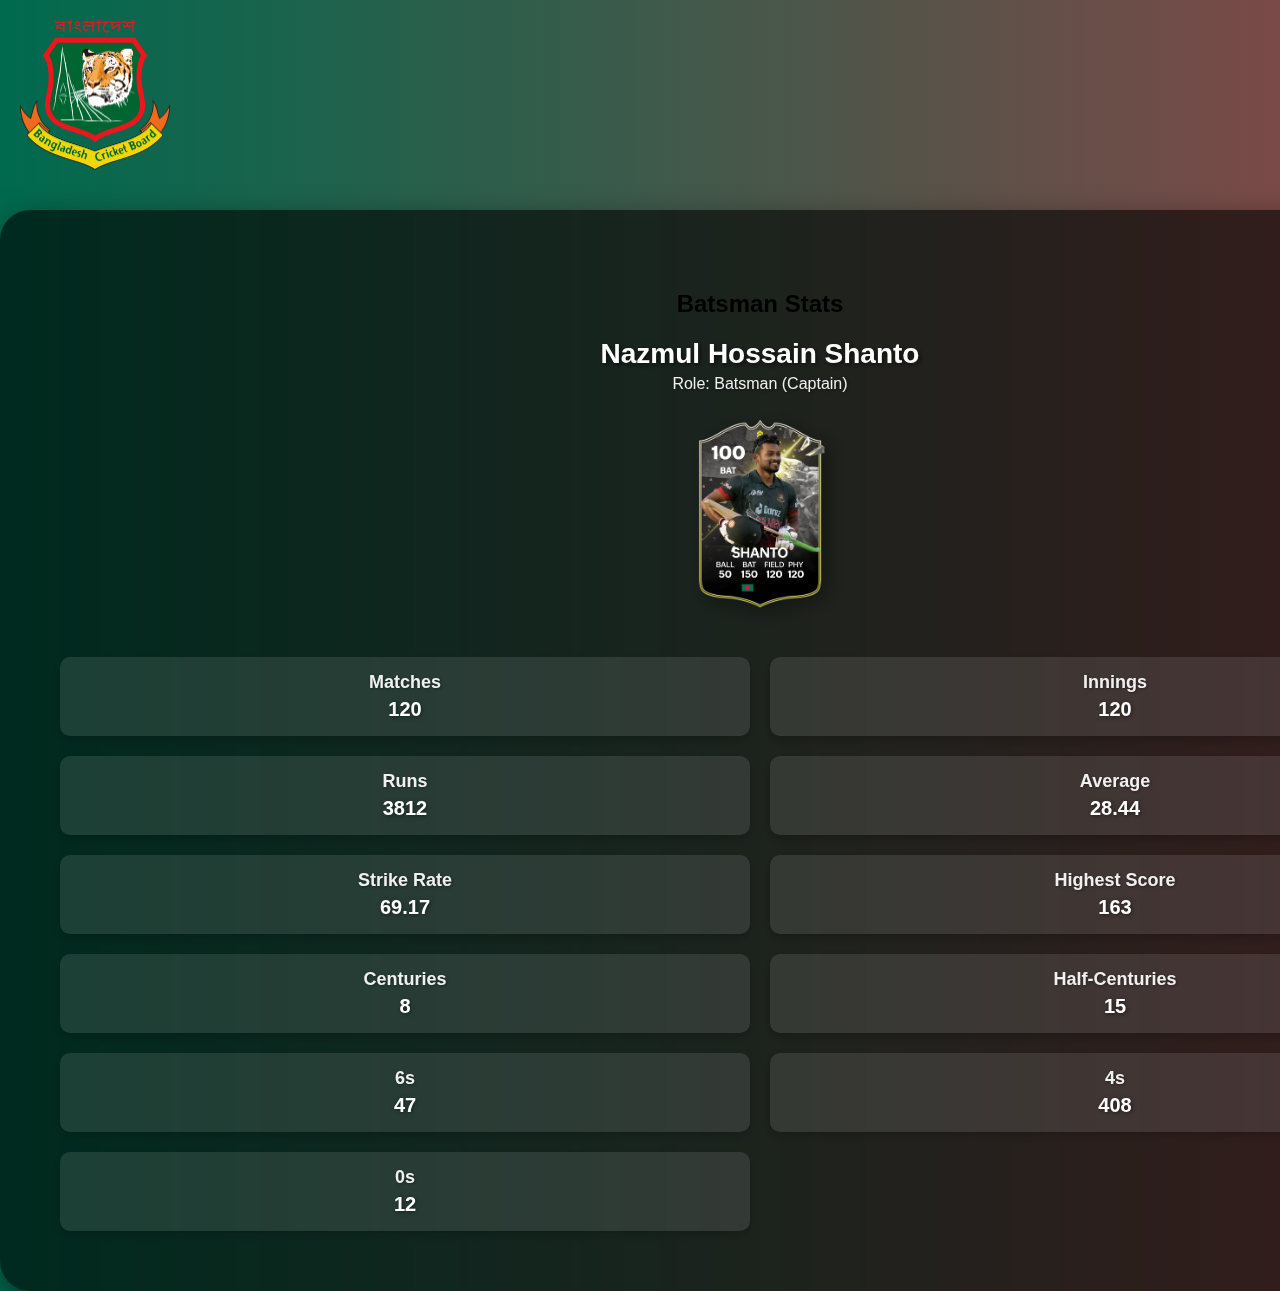
<file: player.html>
<!DOCTYPE html>
<html lang="en">
<head>
    <meta charset="UTF-8">
    <meta name="viewport" content="width=device-width, initial-scale=1.0">
    <link rel="stylesheet" href="player.css"> <!-- Link to your CSS file -->
    <title>Bangladesh Cricket Board - Players</title>
</head>
<body>
    <div class="headline">
        <!-- Bangladesh Cricket Board Logo -->
        <img src="bcb-logo.png" alt="Bangladesh Cricket Board Logo" class="logo">
    <div class="main-container">
        <!-- Removed the player card from here -->
    </div>
         <!-- Batsman Stats Box -->
    <div class="batsman-stats-box">
        <h2>Batsman Stats</h2>
        <div class="batsman-info">
            <h3>Nazmul Hossain Shanto</h3>
            <p>Role: Batsman (Captain)</p>
        </div>
        <!-- Player Card Image -->
        <div class="player-card">
            <img src="SHANTO.png" alt="Player 1 Card" class="player-card-img">
        </div>
        <div class="stats-grid">
            <div class="stat-item">
                <h4>Matches</h4>
                <p>120</p>
            </div>
            <div class="stat-item">
                <h4>Innings</h4>
                <p>120</p>
            </div>
            <div class="stat-item">
                <h4>Runs</h4>
                <p>3812</p>
            </div>
            <div class="stat-item">
                <h4>Average</h4>
                <p>28.44</p>
            </div>
            <div class="stat-item">
                <h4>Strike Rate</h4>
                <p>69.17</p>
            </div>
            <div class="stat-item">
                <h4>Highest Score</h4>
                <p>163</p>
            </div>
            <div class="stat-item">
                <h4>Centuries</h4>
                <p>8</p>
            </div>
            <div class="stat-item">
                <h4>Half-Centuries</h4>
                <p>15</p>
                </div>
            <div class="stat-item">
                <h4>6s</h4>
                <p>47</p>
                </div>
                <div class="stat-item">
                    <h4>4s</h4>
                    <p>408</p>
              </div>
                    <div class="stat-item">
                        <h4>0s</h4>
                        <p>12</p>
                    </div>
                </div>
            </div>
        </div>
    </div>
</body>
</html>
</file>
<file: player.css>
/* Updated styles.css */

.headline {
    display: flex;
    flex-direction: column;
    align-items: flex-start;
    justify-content: flex-start;
    height: 100vh;
    text-align: center;
}
.logo {
    top: 20px;
    left: 20px;
    position: absolute;
    width: 150px;
    margin-bottom: 20px;
}

/* Resetting some default styles */
body {
    margin: 0;
    padding: 0;
    font-family: 'Poppins', sans-serif; /* More professional font */
    background: linear-gradient(90deg, #006a4e, #f42a41, #006a4e); /* Background gradient */
    background-size: 400% 400%; /* Larger background size for smoother animation */
    display: flex;
    align-items: center;
    min-height: 100vh;
    animation: gradient-animation 10s ease infinite; /* Apply animation */
}

/* Main container for cards */
.main-container {
    margin-top: 170px;
    align-items: flex-start;
    justify-content: center;
    height: 70vh;
    width: 100vw;
    display: flex;
    gap: 20px;
    padding: 0;
    overflow-x: auto;
    white-space: nowrap;
    align-items: flex-start;
    padding: 20px;
    flex-wrap: wrap;
}

/* Card container */
.card {
    width: 149px;
    height: 300px;
    overflow: hidden;
    transition: transform 0.3s ease;
    background-color: rgba(255, 255, 255, 0.1); /* Transparent background for subtle contrast */
    border-radius: 15px; /* Softer rounded corners */
    box-shadow: 0 6px 15px rgba(0, 0, 0, 0.3); /* Deeper shadow for better depth */
    display: flex;
    justify-content: center;
    margin: 0;
    padding: 0;
}

/* Hover effect */
.card:hover {
    transform: scale(1.08); /* More pronounced hover effect */
    box-shadow: 0 8px 20px rgba(0, 0, 0, 0.4); /* Stronger shadow on hover */
}

/* Batsman Stats Box */
.batsman-stats-box {
    background: rgba(0, 0, 0, 0.6);
    border-radius: 30px;
    padding: 60px;
    box-shadow: 0 10px 30px rgba(0, 0, 0, 0.5);
    width: 1400px;
    text-align: center;
    
    backdrop-filter: blur(10px); /* Blur effect for more focus on content */
}
/* Batsman Info */
.batsman-info {
    margin-bottom: 20px;
}

.batsman-info h3 {
    margin: 0;
    font-size: 28px; /* Increased size for more prominence */
    color: #ffffff;
    text-shadow: 2px 2px 5px rgba(0, 0, 0, 0.6); /* Add text shadow for better readability */
}

.batsman-info p {
    margin: 5px 0;
    font-size: 16px; /* Slightly larger for better readability */
    color: #f0f0f0;
    text-shadow: 1px 1px 4px rgba(0, 0, 0, 0.5); /* Subtle shadow for better text clarity */
}

/* Player Card */
.player-card {
    display: flex;
    justify-content: center;
    margin-bottom: 30px; /* Increased margin for spacing */
}

.player-card-img {
    width: 150px; /* Slightly larger player card */
    height: auto;
    filter: drop-shadow(5px 5px 10px rgba(0, 0, 0, 0.4)); /* Shadow around player card for focus */
}

/* Stats Grid */
.stats-grid {
    background-color: transparent;
    display: grid;
    grid-template-columns: repeat(2, 1fr);
    gap: 20px; /* Increased gap for better spacing */
}

/* Each Stat Item */
.stat-item {
    background-color: rgba(255, 255, 255, 0.1); /* Transparent background for stats */
    border-radius: 10px;
    padding: 15px;
    box-shadow: 0 4px 10px rgba(0, 0, 0, 0.2); /* Add subtle shadow to stat items */
    transition: transform 0.3s ease; /* Add transition for hover effect */
}

.stat-item:hover {
    transform: scale(1.05); /* Slightly enlarge stat on hover */
    box-shadow: 0 6px 15px rgba(0, 0, 0, 0.3); /* Enhanced shadow on hover */
}

.stat-item h4 {
    margin: 0;
    font-size: 18px; /* Increase font size for headers */
    color: #f0f0f0;
    text-shadow: 1px 1px 3px rgba(0, 0, 0, 0.4); /* Subtle text shadow for clarity */
}

.stat-item p {
    margin: 5px 0 0 0;
    font-size: 20px; /* Larger font for emphasis */
    font-weight: bold;
    color: #ffffff;
    text-shadow: 1px 1px 4px rgba(0, 0, 0, 0.5); /* More pronounced text shadow for numbers */
}

/* Background animation keyframes */
@keyframes gradient-animation {
    0% { background-position: 0% 50%; }
    50% { background-position: 100% 50%; }
    100% { background-position: 0% 50%; }
}
</file>
